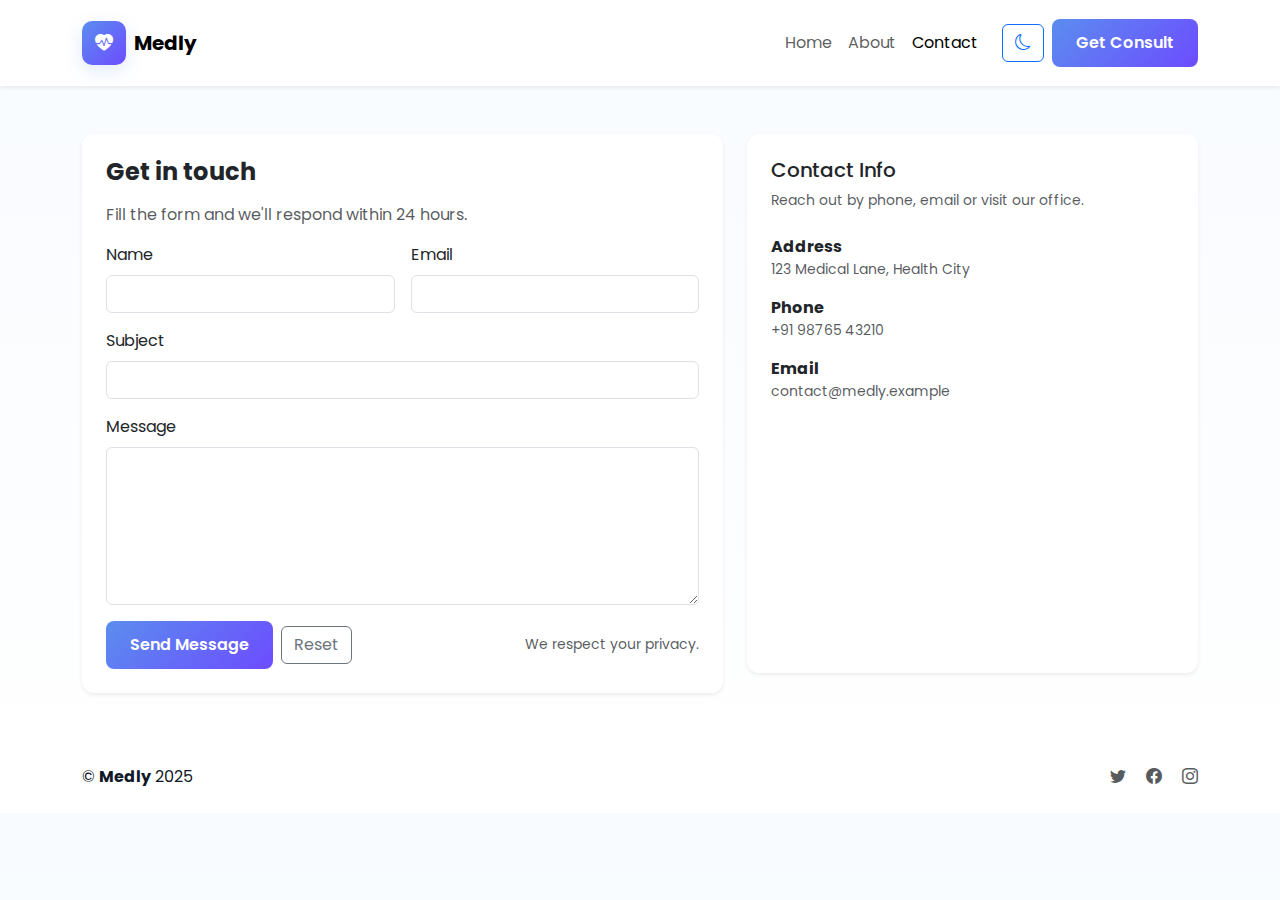
<file: contact.html>
<!doctype html>
<html lang="en">
<head>
  <meta charset="utf-8" />
  <meta name="viewport" content="width=device-width,initial-scale=1" />
  <title>Contact — Medly</title>

  <link href="https://cdn.jsdelivr.net/npm/bootstrap@5.3.1/dist/css/bootstrap.min.css" rel="stylesheet">
  <link href="https://cdn.jsdelivr.net/npm/bootstrap-icons@1.10.5/font/bootstrap-icons.css" rel="stylesheet">
  <link href="https://fonts.googleapis.com/css2?family=Poppins:wght@300;400;600;700&display=swap" rel="stylesheet">
  <link rel="stylesheet" href="css/styles.css">
</head>
<body class="page-contact">

  <!-- NAVBAR -->
  <nav class="navbar navbar-expand-lg bg-white navbar-light shadow-sm py-3">
    <div class="container">
      <a class="navbar-brand d-flex align-items-center" href="index.html">
        <span class="brand-icon d-inline-flex align-items-center justify-content-center me-2">
          <i class="bi bi-heart-pulse-fill"></i>
        </span>
        <span class="fw-bold">Medly</span>
      </a>

      <button class="navbar-toggler" type="button" data-bs-toggle="collapse" data-bs-target="#navmenu"
        aria-controls="navmenu" aria-expanded="false" aria-label="Toggle navigation">
        <span class="navbar-toggler-icon"></span>
      </button>

      <div class="collapse navbar-collapse" id="navmenu">
        <ul class="navbar-nav ms-auto align-items-lg-center">
          <li class="nav-item"><a class="nav-link" href="index.html">Home</a></li>
          <li class="nav-item"><a class="nav-link" href="about.html">About</a></li>
          <li class="nav-item"><a class="nav-link active" href="contact.html">Contact</a></li>
        </ul>

        <div class="ms-lg-3 d-flex align-items-center">
          <button id="themeToggle" class="btn btn-outline-primary me-2" aria-label="Toggle theme">
            <i class="bi bi-moon"></i>
          </button>
          <a class="btn btn-primary" href="contact.html">Get Consult</a>
        </div>
      </div>
    </div>
  </nav>

  <!-- CONTACT CONTENT -->
  <section class="py-5">
    <div class="container">
      <div class="row g-4 align-items-start">
        <!-- Form (left) -->
        <div class="col-lg-7">
          <div class="card p-4 shadow-sm">
            <h4 class="fw-bold mb-3">Get in touch</h4>
            <p class="text-muted">Fill the form and we'll respond within 24 hours.</p>

            <form id="contactForm" class="needs-validation" novalidate>
              <div class="row g-3">
                <div class="col-md-6">
                  <label for="name" class="form-label">Name</label>
                  <input id="name" name="name" type="text" class="form-control" required>
                  <div class="invalid-feedback">Please enter your name.</div>
                </div>

                <div class="col-md-6">
                  <label for="email" class="form-label">Email</label>
                  <input id="email" name="email" type="email" class="form-control" required>
                  <div class="invalid-feedback">Please enter a valid email.</div>
                </div>

                <div class="col-12">
                  <label for="subject" class="form-label">Subject</label>
                  <input id="subject" name="subject" type="text" class="form-control" required>
                  <div class="invalid-feedback">Please add a subject.</div>
                </div>

                <div class="col-12">
                  <label for="message" class="form-label">Message</label>
                  <textarea id="message" name="message" rows="6" class="form-control" required></textarea>
                  <div class="invalid-feedback">Please write a message.</div>
                </div>

                <div class="col-12 d-flex align-items-center gap-2">
                  <button type="submit" class="btn btn-primary">Send Message</button>
                  <button type="reset" class="btn btn-outline-secondary">Reset</button>
                  <small class="text-muted ms-auto">We respect your privacy.</small>
                </div>
              </div>
            </form>
          </div>
        </div>

        <!-- Contact Info (right) -->
        <div class="col-lg-5">
          <div class="card p-4 shadow-sm">
            <h5>Contact Info</h5>
            <p class="text-muted small mb-4">Reach out by phone, email or visit our office.</p>

            <div class="mb-3">
              <strong>Address</strong>
              <div class="text-muted small">123 Medical Lane, Health City</div>
            </div>

            <div class="mb-3">
              <strong>Phone</strong>
              <div class="text-muted small">+91 98765 43210</div>
            </div>

            <div class="mb-3">
              <strong>Email</strong>
              <div class="text-muted small">contact@medly.example</div>
            </div>

            <div class="mt-4">
              <iframe class="w-100 rounded" height="200" src="https://maps.google.com/maps?q=kolkata&t=&z=13&ie=UTF8&iwloc=&output=embed" style="border:0" loading="lazy"></iframe>
            </div>
          </div>
        </div>
      </div>
    </div>
  </section>

  <!-- Success Modal (shown after form submit) -->
  <div class="modal fade" id="successModal" tabindex="-1" aria-hidden="true">
    <div class="modal-dialog modal-dialog-centered">
      <div class="modal-content">
        <div class="modal-body text-center p-4">
          <i class="bi bi-check-circle-fill text-success fs-1 mb-2"></i>
          <h5 class="mb-1">Message sent</h5>
          <p class="text-muted small mb-3">Thanks — we received your message and will reply soon.</p>
          <button type="button" class="btn btn-primary" data-bs-dismiss="modal">Close</button>
        </div>
      </div>
    </div>
  </div>

  <!-- FOOTER -->
  <footer class="py-4 bg-white">
    <div class="container">
      <div class="row">
        <div class="col-md-6">
          <p class="mb-0">© <strong>Medly</strong> 2025</p>
        </div>
        <div class="col-md-6 text-md-end">
          <a class="text-muted me-3" href="#"><i class="bi bi-twitter"></i></a>
          <a class="text-muted me-3" href="#"><i class="bi bi-facebook"></i></a>
          <a class="text-muted" href="#"><i class="bi bi-instagram"></i></a>
        </div>
      </div>
    </div>
  </footer>

  <!-- Bootstrap JS + Custom JS -->
  <script src="https://cdn.jsdelivr.net/npm/bootstrap@5.3.1/dist/js/bootstrap.bundle.min.js"></script>
  <script src="js/scripts.js"></script>
</body>
</html>
</file>
<file: css/styles.css>
:root{
  --accent: #5b8def;
  --accent-2: #6d4cff;
  --muted: #6c757d;
  --card-radius: 12px;
  --glass: rgba(255,255,255,0.7);
}

/* Dark theme variables */
:root[data-theme="dark"]{
  --accent: #7ea6ff;
  --accent-2: #9b83ff;
  --muted: #bfc4cc;
  background-color: #0f1724;
  color: #e6eef9;
}

/* Base */
*{box-sizing:border-box}
body{
  font-family: 'Poppins', system-ui, -apple-system, "Segoe UI", Roboto, "Helvetica Neue", Arial;
  background: linear-gradient(180deg, #f8fbff 0%, #ffffff 100%);
  color: #111827;
  -webkit-font-smoothing:antialiased;
  -moz-osx-font-smoothing:grayscale;
}

/* Navbar brand icon */
.brand-icon{
  width:44px;height:44px;border-radius:10px;background:linear-gradient(135deg,var(--accent),var(--accent-2));color:white;
  display:inline-flex;align-items:center;justify-content:center;font-size:18px;
  box-shadow: 0 6px 18px rgba(91,141,239,0.18);
}

/* Hero */
.hero{
  padding-top:48px;
  padding-bottom:40px;
}
.hero .hero-card{
  border-radius:16px; overflow:hidden; transform:translateY(0);
  transition: transform .35s ease, box-shadow .35s ease;
  border: none;
}
.hero .hero-card:hover{ transform: translateY(-6px); box-shadow: 0 20px 50px rgba(13,49,85,0.12); }

/* Mini info boxes on hero */
.mini-card{
  background:linear-gradient(180deg,#fff,#fbfdff);
  border-radius:10px;
  padding:20px;
  border:1px solid rgba(91,141,239,0.08);
  transition: all .25s ease;
}
.mini-card:hover{ transform: translateY(-2px); box-shadow: 0 8px 25px rgba(91,141,239,0.12); }

/* Cards */
.card{
  border:none;
  border-radius:var(--card-radius);
  box-shadow:0 4px 12px rgba(0,0,0,0.05);
  transition: all .25s ease;
}
.card:hover{ transform: translateY(-4px); box-shadow: 0 12px 28px rgba(0,0,0,0.08); }

/* Buttons */
.btn-primary{
  background:linear-gradient(135deg,var(--accent),var(--accent-2));
  border:none;
  border-radius:8px;
  padding:12px 24px;
  font-weight:600;
  transition: all .25s ease;
}
.btn-primary:hover{ transform: translateY(-2px); box-shadow: 0 8px 20px rgba(91,141,239,0.3); }

/* Dark mode styles */
:root[data-theme="dark"] body{
  background: linear-gradient(180deg, #0f1724 0%, #1a2332 100%);
  color: #e6eef9;
}

:root[data-theme="dark"] .card{
  background: rgba(255,255,255,0.05);
  border: 1px solid rgba(255,255,255,0.1);
  color: #e6eef9;
}

:root[data-theme="dark"] .mini-card{
  background: rgba(255,255,255,0.05);
  border: 1px solid rgba(255,255,255,0.1);
  color: #e6eef9;
}

/* Dark mode: About page specific styling */
:root[data-theme="dark"] .page-about section.py-5:first-of-type h2,
:root[data-theme="dark"] .page-about section.py-5:first-of-type p,
:root[data-theme="dark"] .page-about section.py-5:first-of-type .text-muted,
:root[data-theme="dark"] .page-about section.py-5:first-of-type li,
:root[data-theme="dark"] .page-about section.py-5:first-of-type h5,
:root[data-theme="dark"] .page-about section.py-5:first-of-type small {
  color: #ffffff !important;
}

/* Dark mode: About page services section - transparent background */
:root[data-theme="dark"] .page-about section.py-5.bg-light {
  background: transparent !important;
}

/* Dark mode: About page service cards - navy blue background with white text */
:root[data-theme="dark"] .page-about .service-card {
  background: #0f1e3a !important;
  border-color: rgba(126,166,255,0.18) !important;
}
:root[data-theme="dark"] .page-about .service-card h5,
:root[data-theme="dark"] .page-about .service-card p,
:root[data-theme="dark"] .page-about .service-card small,
:root[data-theme="dark"] .page-about .service-card a {
  color: #ffffff !important;
}
:root[data-theme="dark"] .page-about .service-card .text-muted {
  color: rgba(255, 255, 255, 0.8) !important;
}
:root[data-theme="dark"] .page-about .service-card a.small {
  color: #7ea6ff !important;
}
:root[data-theme="dark"] .page-about .service-card a.small:hover {
  color: #9b83ff !important;
}
:root[data-theme="dark"] .page-about .service-card i {
  color: #7ea6ff !important;
}

/* Dark mode: About page team section - white text */
:root[data-theme="dark"] .page-about .team-card h6,
:root[data-theme="dark"] .page-about .team-card small,
:root[data-theme="dark"] .page-about .team-card p {
  color: #ffffff !important;
}

/* Dark mode: Footer - navy blue background */
:root[data-theme="dark"] footer {
  background: #0f1e3a !important;
  border-top: 1px solid rgba(255,255,255,0.1);
}
:root[data-theme="dark"] footer p,
:root[data-theme="dark"] footer a,
:root[data-theme="dark"] footer strong {
  color: #ffffff !important;
}
:root[data-theme="dark"] footer a:hover {
  color: #7ea6ff !important;
}

/* Dark mode: Navbar styling */
:root[data-theme="dark"] .navbar {
  background: rgba(10, 14, 26, 0.8) !important;
  backdrop-filter: blur(10px);
  border-bottom: 1px solid rgba(255,255,255,0.1);
}

:root[data-theme="dark"] .navbar-brand,
:root[data-theme="dark"] .nav-link {
  color: #7ea6ff !important;
}

:root[data-theme="dark"] .nav-link:hover {
  color: #9b83ff !important;
  transform: scale(1.05);
}

:root[data-theme="dark"] .navbar-toggler-icon {
  background-image: url("data:image/svg+xml,%3csvg xmlns='http://www.w3.org/2000/svg' viewBox='0 0 30 30'%3e%3cpath stroke='rgba%28255, 255, 255, 1%29' stroke-linecap='round' stroke-miterlimit='10' stroke-width='2' d='M4 7h22M4 15h22M4 23h22'/%3e%3c/svg%3e") !important;
}

/* Dark mode: Home page features section */
:root[data-theme="dark"] #features {
  background: transparent !important;
}

:root[data-theme="dark"] .feature-card {
  background: #0f1e3a !important;
  border-color: rgba(126,166,255,0.18) !important;
}

:root[data-theme="dark"] .feature-card h5,
:root[data-theme="dark"] .feature-card p,
:root[data-theme="dark"] .feature-card a {
  color: #ffffff !important;
}

:root[data-theme="dark"] .feature-card a:hover {
  color: #9b83ff !important;
}

:root[data-theme="dark"] .feature-card i {
  color: #7ea6ff !important;
}

/* Dark mode: Contact page styling */
:root[data-theme="dark"] .page-contact .card {
  background: rgba(255,255,255,0.05) !important;
  border: 2px solid #7ea6ff !important;
  color: #ffffff !important;
}

:root[data-theme="dark"] .page-contact .card:hover {
  border-color: #9b83ff !important;
}

:root[data-theme="dark"] .page-contact .form-control {
  background: rgba(255,255,255,0.1) !important;
  border: 1px solid rgba(255,255,255,0.2) !important;
  color: #ffffff !important;
}

:root[data-theme="dark"] .page-contact .form-control::placeholder {
  color: rgba(255,255,255,0.7) !important;
}

:root[data-theme="dark"] .page-contact label {
  color: #ffffff !important;
}

/* Responsive design */
@media (max-width: 768px) {
  .hero {
    padding-top: 32px;
    padding-bottom: 32px;
  }
  
  .mini-card {
    padding: 16px;
  }
  
  .card {
    margin-bottom: 20px;
  }
}

@media (max-width: 576px) {
  .hero {
    padding-top: 24px;
    padding-bottom: 24px;
  }
  
  .btn-primary {
    padding: 10px 20px;
    font-size: 14px;
  }
}

/* Smooth transitions */
* {
  transition: all 0.18s ease;
}
</file>
